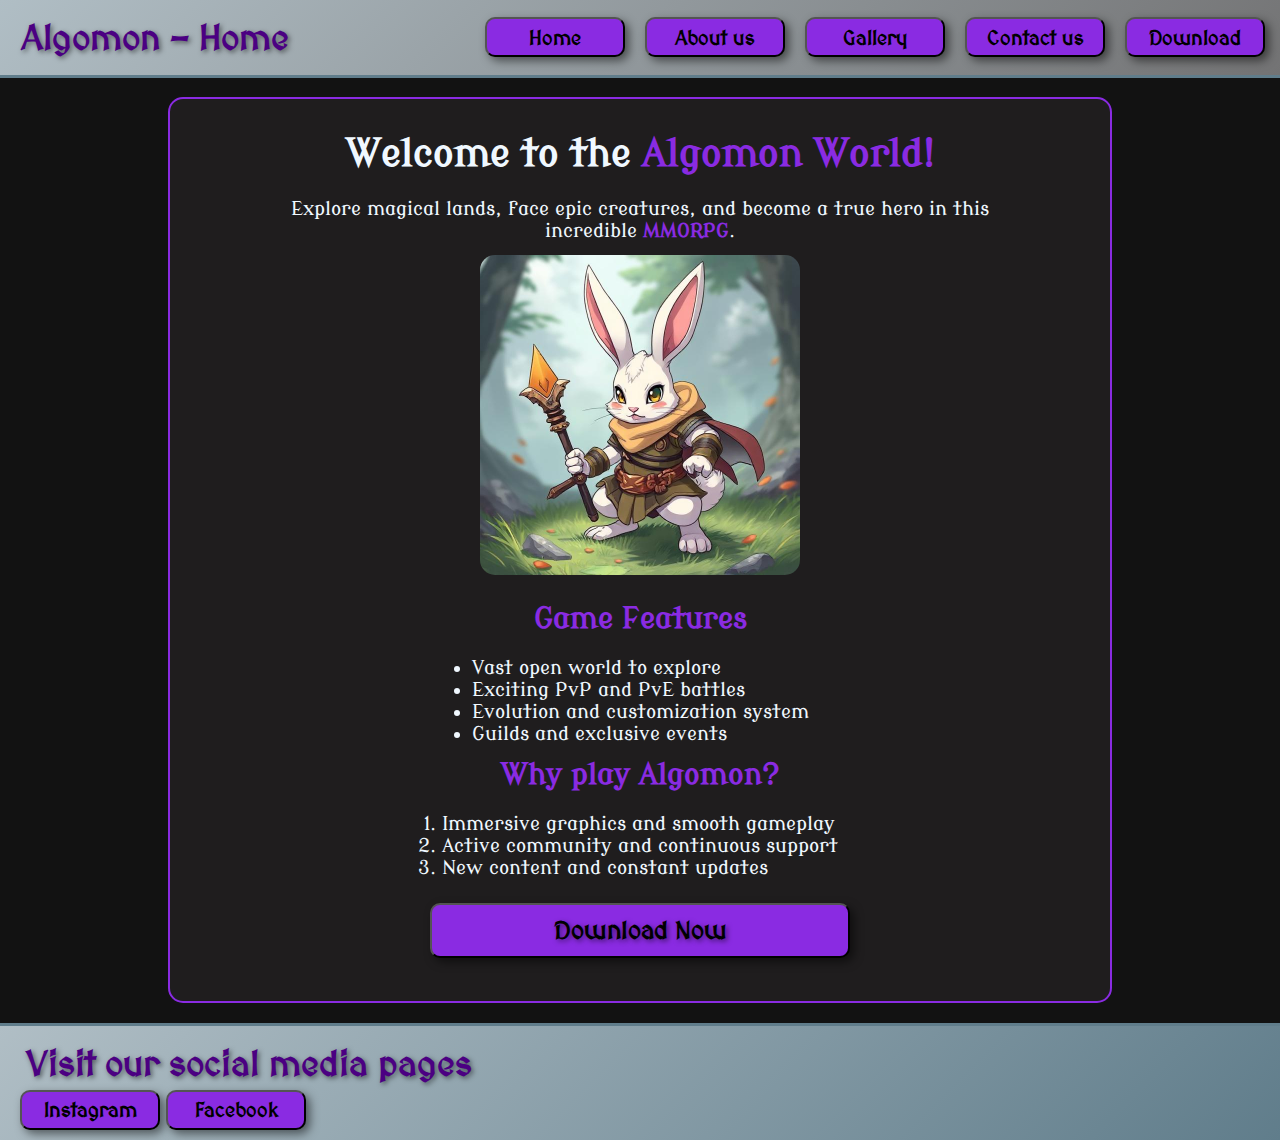
<file: index.html>
<!DOCTYPE html>
<html lang="en">
<head>
    <meta charset="UTF-8">
    <meta name="viewport" content="width=device-width, initial-scale=1.0">
    <!--tab title-->
    <title>Algomon</title>
    <link rel="stylesheet" href="style.css"> <!--CSS Link-->
</head>
<body>

    <header>
        <!-- The nav bar of the website that contains all the links to other pages-->
         <!--Title on the NavBar--> <!--href empty only to remove the title as a text-->
        <a href="" class="edge-text"><h4>Algomon - Home</h4></a>
        <nav class="navbar">
            
            <ul>
               <!--Link to home page-->
               <li><a href="index.html"><button class="main-button">Home</button></a></li>
               <!--Link to About Us page-->
               <li><a href="aboutus.html"><button class="main-button">About us</button></a></li>
               <!--Link to Gallery page-->
                <li><a href="pictures.html"><button class="main-button">Gallery</button></a></li>
                <!--Link to Contact Us page-->
                <li><a href="contact.html"><button class="main-button">Contact us</button></a></li>
                <!--Link to Downloads page-->
                <li><a href="downloads.html"><button class="main-button">Download</button></a></li>
            </ul>
        </nav>
    </header>

<main class="container">
    <div class="column"> <!--center column-->
    <!--Title of the website with "<strong>" to give emphazis to the name of the game-->
        <section class="container">
            <!--Page Title-->
            <h1>Welcome to the <strong class="strong-title">Algomon World!</strong></h1>

            <br> <!--Extra space-->

            <p class="textalign">Explore magical lands, face epic creatures, and become a true hero in this incredible <strong class="strong-title">MMORPG</strong>.</p>

            <section class="container">
                <!-- main rabbit picture-->
                <img src="rabbit1.jpg" alt="Strong Rabbit image" class="homeimage"> 
            </section>
        </section>
        <section class="container">
            <!--Title Second section-->
            <h2 class="strong-title">Game Features</h2>

            <br> <!--Extra space-->

            <!-- The ul tag to define an unorder list-->
            <ul>
                <!-- each li is an item in the list-->
                <li>Vast open world to explore</li>
                <li>Exciting PvP and PvE battles</li>
                <li>Evolution and customization system</li>
                <li>Guilds and exclusive events</li>
            </ul>

        </section>

        <section class="container">
            <!--Title 3rd Section-->
            <h2 class="strong-title">Why play Algomon?</h2>

            <br><!--Extra space-->

            <!-- ol to create a NUMERIC list-->
            <ol>
                <li>Immersive graphics and smooth gameplay</li>
                <li>Active community and continuous support</li>
                <li>New content and constant updates</li>
            </ol>
            </section>

            <section class="container">
                <!--Download Button + Javascript ID (It shows a confirmation top up)-->
                <button id="downloadButton" class="download-button">Download Now</button> 
            </section>
    </div>
</main>

    <!--footer contaning a bar with link to social media pages-->
    <footer>
        <!--Text on footer bar-->
        <h2 class="edge-text">Visit our social media pages</h2>
        <!--Link to Instagram page-->
        <a href="https://www.instagram.com"><button class="main-button">Instagram</button></a>
        <!--Link to Facebok page-->
        <a href="https://www.facebook.com"><button class="main-button">Facebook</button></a>
    </footer>

    <script src="script.js"></script> <!--Javascript link-->
</body>
</html>
</file>
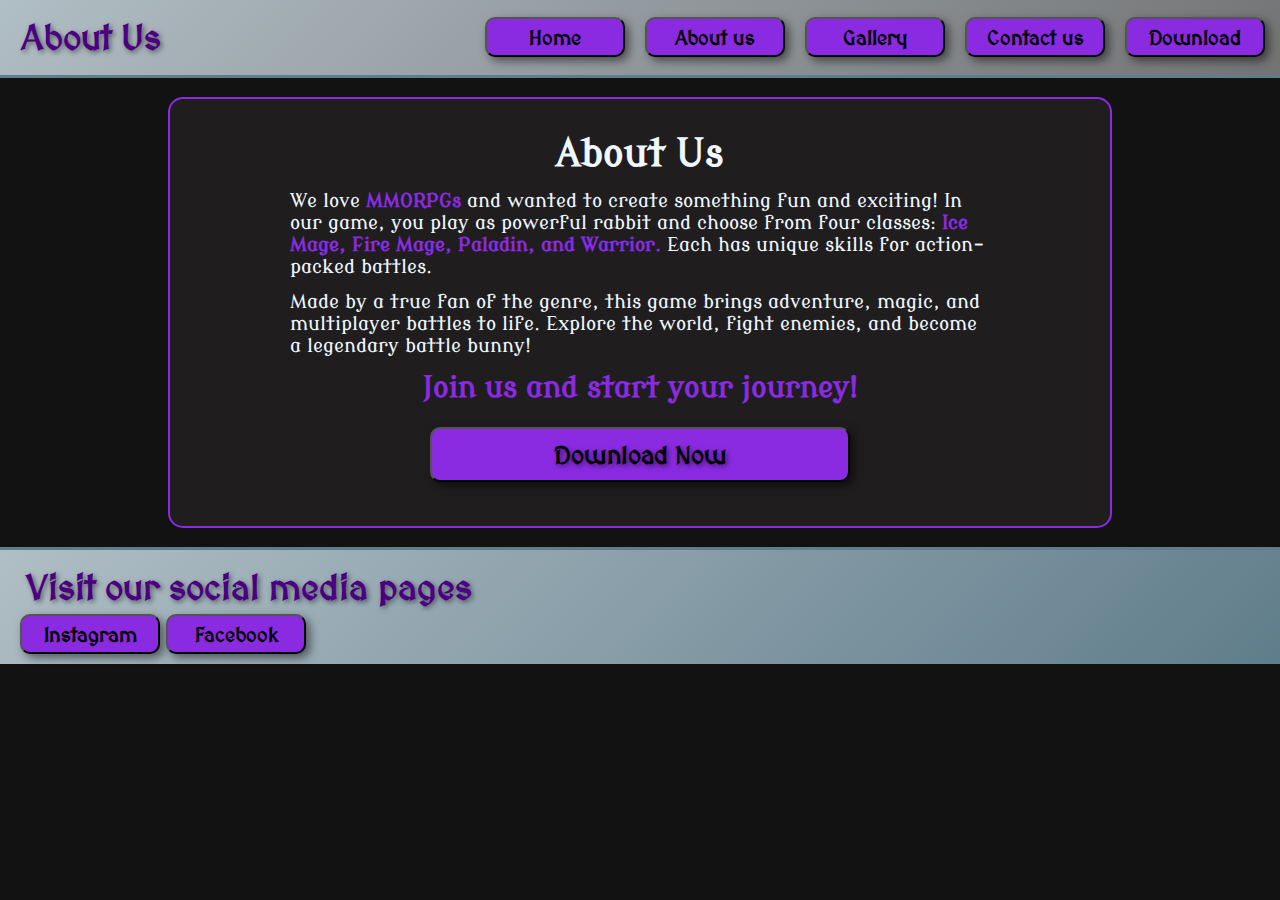
<file: aboutus.html>
<!DOCTYPE html>
<html lang="en">
<head>
    <meta charset="UTF-8">
    <meta name="viewport" content="width=device-width, initial-scale=1.0">
    <!--tab title-->
    <title>About us</title>
    <link rel="stylesheet" href="style.css"> <!--CSS LINK-->
</head>
<body>

    <header>
        <!--Title on the NavBar--> <!--href empty only to remove the title as a text-->
        <a href="" class="edge-text"><h4>About Us</h4></a>
        <!-- The nav bar of the website that contains all the links to other pages-->
        <nav class="navbar">
            <ul>
               <!--Link to home page-->
               <li><a href="index.html"><button class="main-button">Home</button></a></li>
               <!--Link to About Us page-->
               <li><a href="aboutus.html"><button class="main-button">About us</button></a></li>
               <!--Link to Gallery page-->
                <li><a href="pictures.html"><button class="main-button">Gallery</button></a></li>
                <!--Link to Contact Us page-->
                <li><a href="contact.html"><button class="main-button">Contact us</button></a></li>
                <!--Link to Downloads page-->
                <li><a href="downloads.html"><button class="main-button">Download</button></a></li>
            </ul>
        </nav>
    </header>

<main class="container">
    <div class="column">
    <section class="container">
        <!--Page title-->
    <h1>About Us</h1>
    </section>

    <section class="container">
        <!--Text section 1 with <strong> tags to get bold some parts of the text in order to attract attention-->
        <p class="text-container">We love <strong class="strong-title">MMORPGs</strong> and wanted to create something fun and exciting! In our game, you play as powerful rabbit and choose from four classes:<strong class="strong-title"> Ice Mage, Fire Mage, Paladin, and Warrior.</strong> Each has unique skills for action-packed battles.</p>
    </section>

    <section class="container">
        <!--Text section2-->
        <p class="text-container">Made by a true fan of the genre, this game brings adventure, magic, and multiplayer battles to life. Explore the world, fight enemies, and become a legendary battle bunny!</p>
    </section>

    <section class="container">
        <!--Eye catching phrase-->
        <h2 class="strong-title">Join us and start your journey!</h2>
    </section>

    <section class="container">
        <!--download button, brings the user to downloads page-->
        <a href="downloads.html">
            <button class="download-button">Download Now</button>
        </a>
    </section>
</div>
</main>
    <footer>
        <!--Text on footer bar-->
        <h2 class="edge-text">Visit our social media pages</h2>
        <!--Link to Instagram page-->
        <a href="https://www.instagram.com"><button class="main-button">Instagram</button></a>
        <!--Link to Facebok page-->
        <a href="https://www.facebook.com"><button class="main-button">Facebook</button></a>
    </footer>
</body>
</html>
</file>
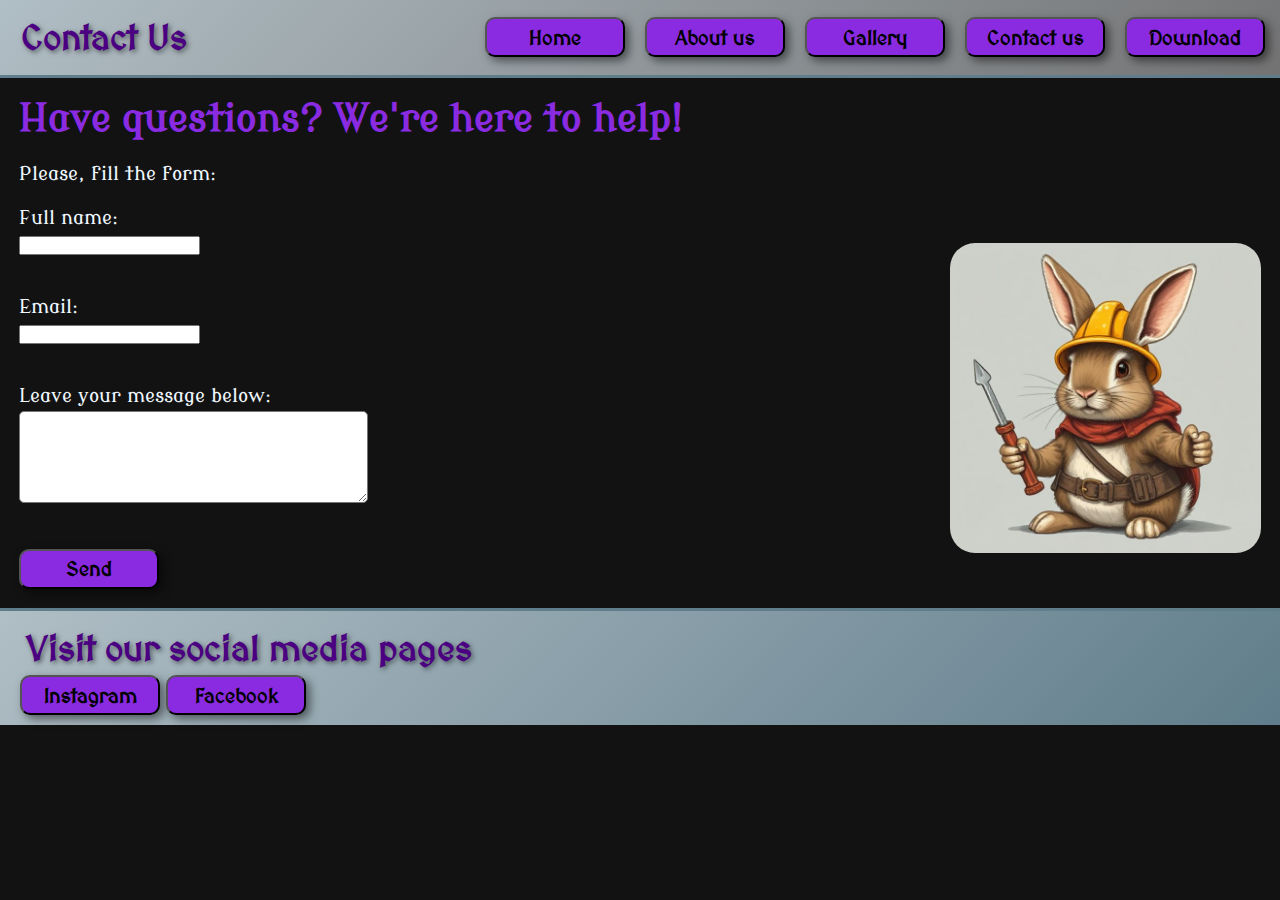
<file: contact.html>
<!DOCTYPE html>
<html lang="en">
<head>
    <meta charset="UTF-8">
    <meta name="viewport" content="width=device-width, initial-scale=1.0">
    <!--tab title-->
    <title>Contact us</title>
    <link rel="stylesheet" href="style.css"><!--CSS LINK-->
</head>
<body>
    <header>
        <!--Title on the NavBar--> <!--href empty only to remove the title as a text-->
        <a href="" class="edge-text"><h4>Contact Us</h4></a>
        <!-- The nav bar of the website that contains all the links to other pages-->
        <nav class="navbar">
            <ul>
               <!--Link to home page-->
               <li><a href="index.html"><button class="main-button">Home</button></a></li>
               <!--Link to About Us page-->
               <li><a href="aboutus.html"><button class="main-button">About us</button></a></li>
               <!--Link to Gallery page-->
                <li><a href="pictures.html"><button class="main-button">Gallery</button></a></li>
                <!--Link to Contact Us page-->
                <li><a href="contact.html"><button class="main-button">Contact us</button></a></li>
                <!--Link to Downloads page-->
                <li><a href="downloads.html"><button class="main-button">Download</button></a></li>
            </ul>
        </nav>
    </header>

<main class="container-contact"> <!--Class container created only for this page-->

<div>
    <!--Page Title-->
    <h1 class="strong-title">Have questions? We're here to help!</h1>

    <br> <!--Add 1 space between -->

    <p>Please, fill the form:</p>  
</div>

<br><!--Add 1 space between -->

<!--creates a form--> <!--Javascript ID-->
<div class="form-container">
<form id="contactForm"> 
    <fieldset class="group"> <!--to group form elements -->
        <div class="field">
            <!-- Asking for full name -->
            <label for="name">Full name:</label>
            <!-- Name input form field **REQUIRED** -->
            <input type="text" name="name" id="name" required> 
        </div>

    <br><!--Add 1 space between -->

        <div class="field">
            <!-- Asking for full name -->
            <label for="email">Email:</label>
            <!-- Email input form field **REQUIRED**-->
            <input type="email" name="email" id="email" required> 
        </div>
    </fieldset>

    <br> <!--Add 1 space between -->

    <!--Text box for message-->
    <div class="field">
        <!--Ask the user to leave a mesage below-->
        <label>Leave your message below:</label>
        <!--Text box input form for the message-->
        <textarea rows="6" style="width: 26em" id="message" name="message"></textarea> 
    </div>

    <br> <!--Add 1 space between -->

    <!-- Submit button -->
    <button type="submit" class="main-button">Send</button> 
</form>
<!--Rabbit Image for contact us page-->
<img src="rabbithelper.jpg" alt="Rabbit Helper ContactUs" class="contactusimage">
</div>
</main>
 <!--footer contaning a bar with link to social media pages-->
    <footer>
        <!--Text on footer bar-->
        <h2 class="edge-text">Visit our social media pages</h2>
        <!--Link to Instagram page-->
        <a href="https://www.instagram.com"><button class="main-button">Instagram</button></a>
        <!--Link to Facebok page-->
        <a href="https://www.facebook.com"><button class="main-button">Facebook</button></a>
    </footer>
    <script src="script.js"></script> <!--Javascript link-->
</body>
</html>
</file>
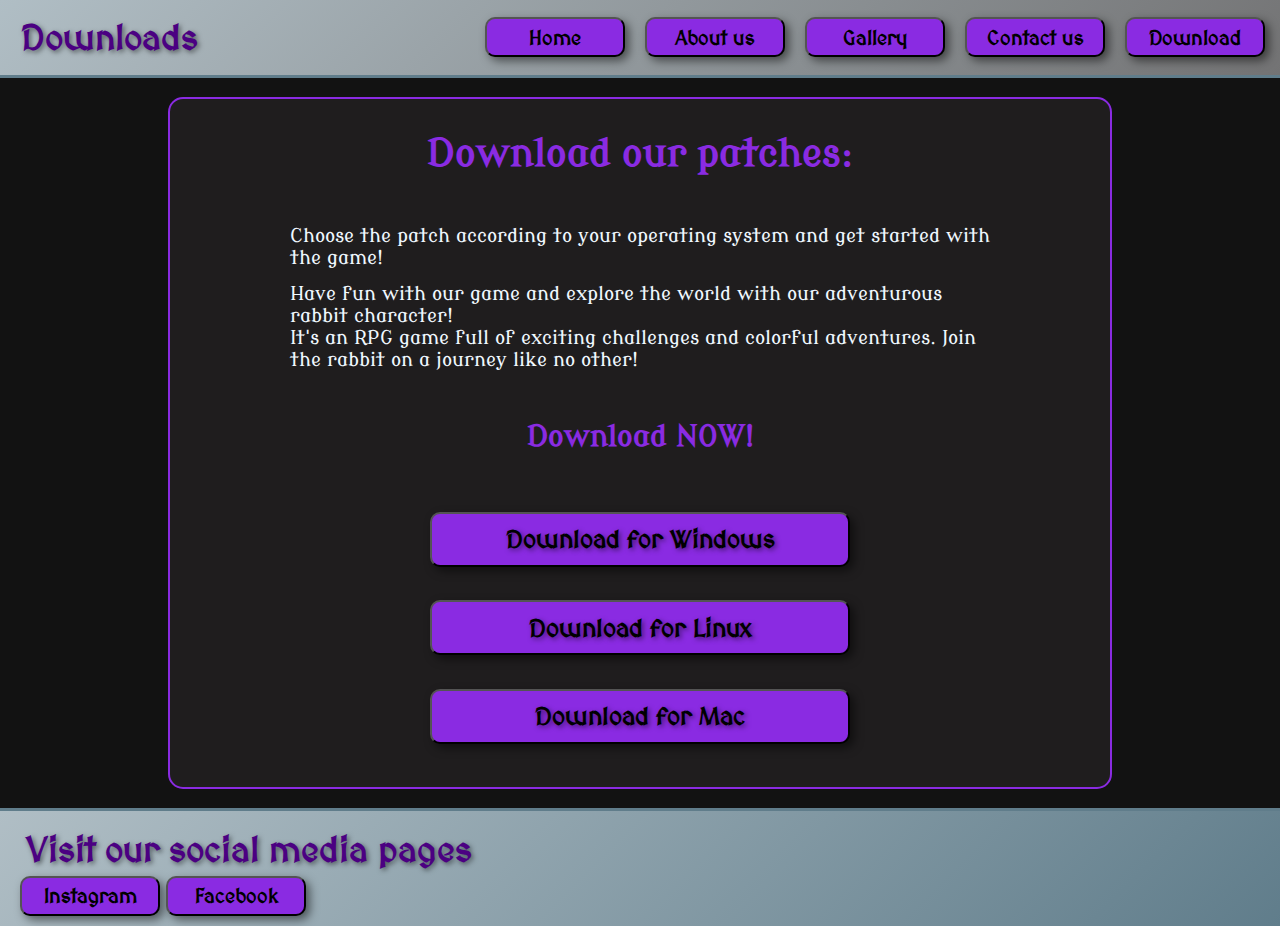
<file: downloads.html>
<!DOCTYPE html>
<html lang="en">
<head>
    <meta charset="UTF-8">
    <meta name="viewport" content="width=device-width, initial-scale=1.0">
    <!--tab title-->
    <title>Download</title>
    <link rel="stylesheet" href="style.css"> <!--CSS LINK-->
</head>
<body>

    <header>
        <!-- The nav bar of the website that contains all the links to other pages-->
         <!--Title on the NavBar--> <!--href empty only to remove the title as a text-->
        <a href="" class="edge-text"><h4>Downloads</h4></a>
        <nav class="navbar">
            <ul>
               <!--Link to home page-->
               <li><a href="index.html"><button class="main-button">Home</button></a></li>
               <!--Link to About Us page-->
               <li><a href="aboutus.html"><button class="main-button">About us</button></a></li>
               <!--Link to Gallery page-->
                <li><a href="pictures.html"><button class="main-button">Gallery</button></a></li>
                <!--Link to Contact Us page-->
                <li><a href="contact.html"><button class="main-button">Contact us</button></a></li>
                <!--Link to Downloads page-->
                <li><a href="downloads.html"><button class="main-button">Download</button></a></li>
            </ul>
        </nav>
    </header>

<main class="container">
<div class="column">
    <section class="container">
        <!--Page title-->
        <h1><strong class="strong-title">Download our patches:</strong></h1>
        </section>
    
        <br> <!--Extra space-->

        <!--Two sections for the text containers above download button-->
        <section class="container">
            <!--Class text-conteiner to give a maximum width to the text on the webpage-->
            <p class="text-container">Choose the patch according to your operating system and get started with the game!</p>
        </section>
    
        <section class="container">
            <!--Class text-conteiner to give a maximum width to the text on the webpage-->
            <p class="text-container">Have fun with our game and explore the world with our adventurous rabbit character!</p>
            <!--Class text-conteiner to give a maximum width to the text on the webpage-->
            <p class="text-container">It's an RPG game full of exciting challenges and colorful adventures. Join the rabbit on a journey like no other!</p>
        </section>
        </section>
    
        <br> <!--Extra space-->

        <!--Title for download with class strong in order to get bolder an colorful-->
        <section class="container">
            <h2 class="strong-title">Download NOW!</h2>
        </section>

        <br> <!--Extra space-->

    <!--Section to devide the items for the webpage-->
    <section class="container">
        <!--Add a file to download in the button-->
        <a href="/downloads/Windows.txt" download="Windows.txt"> 
            <!--Windows download button with Javascript ID (It shows a message when click on it)-->
            <button class="download-button" id="windowsDownload">Download for Windows</button> 
        </a>
    </section>

    <!--Section to devide the items for the webpage-->
    <section class="container">
        <!--Add a file to download in the button-->
        <a href="/downloads/Windows.txt" download="Linux.txt">
            <!--Linux download button with Javascript ID (It shows a message when click on it)-->
            <button class="download-button" id="linuxDownload">Download for Linux</button>
        </a>
    </section>

    <!--Section to devide the items for the webpage-->
    <section class="container"> 
        <!--Add a file to download in the button-->
        <a href="/downloads/Windows.txt" download="Mac.txt">
            <!--MAC download button with Javascript ID (It shows a message when click on it)-->
            <button class="download-button" id="macDownload">Download for Mac</button> 
        </a>
    </section>
</div>
</main>

<footer>
        <!--Text on footer bar-->
        <h2 class="edge-text">Visit our social media pages</h2>
        <!--Link to Instagram page-->
        <a href="https://www.instagram.com"><button class="main-button">Instagram</button></a>
        <!--Link to Facebok page-->
        <a href="https://www.facebook.com"><button class="main-button">Facebook</button></a>
</footer>
    
    <script src="script.js"></script> <!--Javascript link-->
</body>
</html>
</file>
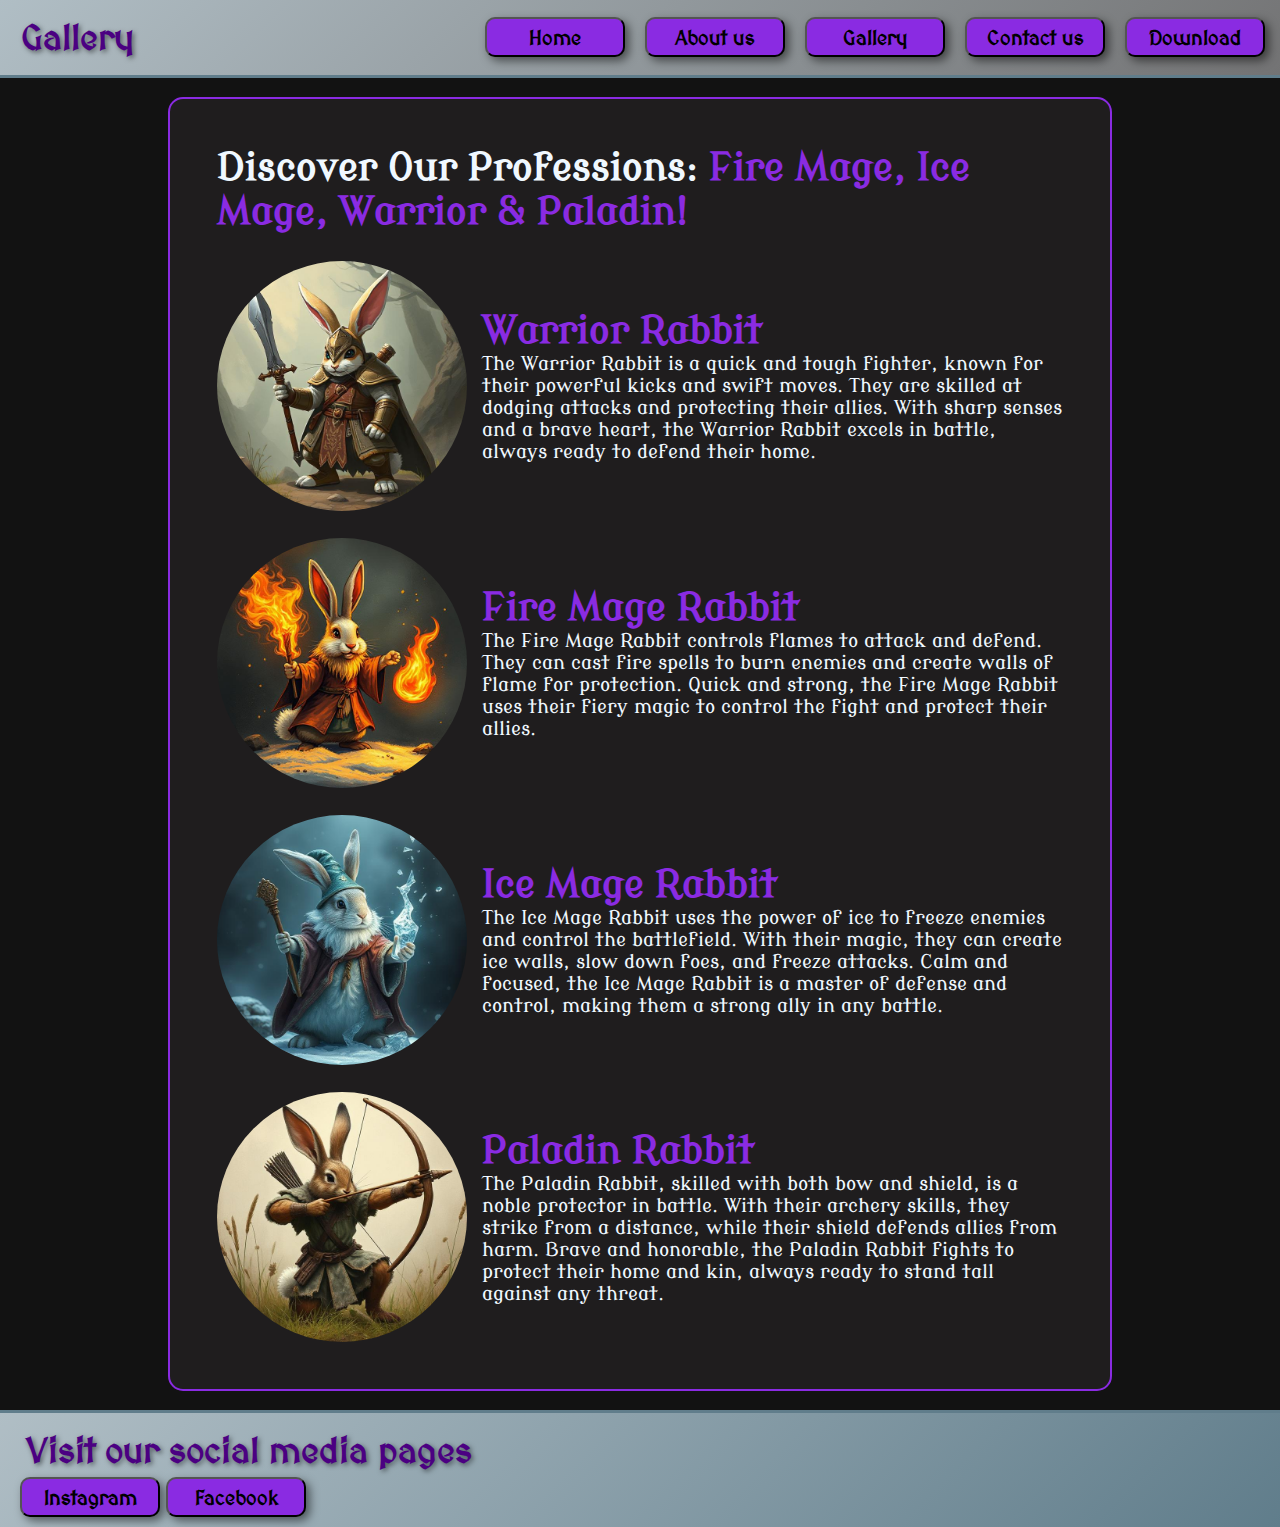
<file: pictures.html>
<!DOCTYPE html>
<html lang="en">
<head>
    <meta charset="UTF-8">
    <meta name="viewport" content="width=device-width, initial-scale=1.0">
    <!--tab title-->
    <title>Gallery</title>
    <link rel="stylesheet" href="style.css"> <!--CSS LINK-->
</head>
<body>

    <header>
        <!-- The nav bar of the website that contains all the links to other pages-->
         <!--Title on the NavBar--> <!--href empty only to remove the title as a text-->
        <a href="" class="edge-text"><h4>Gallery</h4></a>
        <nav class="navbar">
            <ul>
               <!--Link to home page-->
               <li><a href="index.html"><button class="main-button">Home</button></a></li>
               <!--Link to About Us page-->
               <li><a href="aboutus.html"><button class="main-button">About us</button></a></li>
               <!--Link to Gallery page-->
                <li><a href="pictures.html"><button class="main-button">Gallery</button></a></li>
                <!--Link to Contact Us page-->
                <li><a href="contact.html"><button class="main-button">Contact us</button></a></li>
                <!--Link to Downloads page-->
                <li><a href="downloads.html"><button class="main-button">Download</button></a></li>
            </ul>
        </nav>
    </header>

<main class="container">
<div class="column">
    <!--Page title-->
    <section class="container-gallery">
        <h1>Discover Our Professions: <strong class="strong-title">Fire Mage, Ice Mage, Warrior & Paladin!</strong></h1>
    </section>

    <!--Warrior Image + Description-->
    <section class="container-gallery">
        <!--Class .image to create an effect when the mouse is over the image-->
        <img src="warrior.jpg" alt="Warrior Rabbit" class="image">
        <div class="text-container">
            <!--Title for the Decription-->
            <h1 class="strong-title">Warrior Rabbit</h1>
            <!--Warrior Description-->
            <p>The Warrior Rabbit is a quick and tough fighter, known for their powerful kicks and swift moves. They are skilled at dodging attacks and protecting their allies. With sharp senses and a brave heart, the Warrior Rabbit excels in battle, always ready to defend their home.</p>
        </div>
    </section>

    <!--Mage Fire Image + Description-->
    <section class="container-gallery">
        <!--Class .image to create an effect when the mouse is over the image-->
        <img src="mage-fire.jpg" alt="Rabbit Mage Fire" class="image"> 

        <div class="text-container">
            <!--Title for the Decription-->
            <h1 class="strong-title">Fire Mage Rabbit</h1>
            <!--Description-->
            <p>The Fire Mage Rabbit controls flames to attack and defend. They can cast fire spells to burn enemies and create walls of flame for protection. Quick and strong, the Fire Mage Rabbit uses their fiery magic to control the fight and protect their allies.</p>
        </div>

    </section>

    <!--Mage Ice Image + Description-->
    <section class="container-gallery">
        <!--Class .image to create an effect when the mouse is over the image-->
        <img src="ice-mage.jpg" alt="Rabbit Mage Ice" class="image">

        <div class="text-container">
            <!--Title for the Decription-->
            <h1 class="strong-title">Ice Mage Rabbit</h1>
            <!--Description-->
            <p>The Ice Mage Rabbit uses the power of ice to freeze enemies and control the battlefield. With their magic, they can create ice walls, slow down foes, and freeze attacks. Calm and focused, the Ice Mage Rabbit is a master of defense and control, making them a strong ally in any battle.</p>
        </div>
    </section>

    <!--Paladin Image + Description-->
    <section class="container-gallery">
        <!--Class .image to create an effect when the mouse is over the image-->
        <img src="paladin.jpg" alt="Rabbit Archer" class="image">

        <div class="text-container">
            <!--Title for the Decription-->
            <h1 class="strong-title">Paladin Rabbit</h1>
            <!--Description-->
            <p>The Paladin Rabbit, skilled with both bow and shield, is a noble protector in battle. With their archery skills, they strike from a distance, while their shield defends allies from harm. Brave and honorable, the Paladin Rabbit fights to protect their home and kin, always ready to stand tall against any threat.</p>
        </div>
    </section>
</div>
</main>
 <!--footer contaning a bar with link to social media pages-->
    <footer>
        <!--Text on footer bar-->
        <h2 class="edge-text">Visit our social media pages</h2>
        <!--Link to Instagram page-->
        <a href="https://www.instagram.com"><button class="main-button">Instagram</button></a>
        <!--Link to Facebok page-->
        <a href="https://www.facebook.com"><button class="main-button">Facebook</button></a>
    </footer>
</body>
</html>
</file>
<file: style.css>
@import url('https://fonts.googleapis.com/css2?family=Macondo&family=MedievalSharp&family=Modern+Antiqua&display=swap');
/* Import fonts above */

/* ********DEFAULT TO ALL PAGES******** */

* { /* default margin and padding */
    margin: 0;
    padding: 0;
}

/*header style and navbar */
header {
    justify-content: space-between; /* position elements at the ends (left and right) */
    align-items: center; /* content in the center */
    padding: 10px 15px; /* add padding inside the header */
    background: linear-gradient(135deg, #B0BEC5, #737374); /* header gradient background color */
    display: flex;
    border-bottom: 3px solid #607D8B; /* creates a tiny line at the bottom of the header */
    width: auto;
}

/*navbar style*/
.navbar {
    display: flex;
    justify-content:right; /* right navbar items */
    align-items: right; /*right navbar items */
    width: 100%; /* ensures navbar takes full width */
}
.navbar ul {
    display: flex;
    gap: 20px; /* adds space between navbar buttons */
    list-style-type: none; /* removes default bullet points */
    padding: 0;
    margin: 0;
}

/*items distance*/
.container {
    margin:1.5%; /* margin between sections */
    align-items:center; /* sections align to center */
    display: flex;
    justify-content: space-between; /* space between items */
    flex-direction: column; /* stack items vertically */
} 

/* NAV bar buttons + Footer Buttons */
.main-button {
    width: 140px; /* button width */
    height: 40px; /* button height */
    background-color: blueviolet; /* button background color */
    color: black; /* button text color */
    font-family: "MedievalSharp", cursive; /* font style */
    font-size: 20px;
    font-weight: bolder; 
    cursor: pointer; /* changes cursor to pointer*/
    transition: transform 300ms ease-in-out; /* smooth transition */
    border-radius: 10px; /* rounded corners */
    box-shadow: 4px 4px 10px rgba(0, 0, 0, 0.5); /* shadow effect behind the button */
}

/* Text on the NAV BAR + FOOTER */
.edge-text{
    color: #4B0082; /* text color */
    margin: 0.5%; /* margin around text */
    font-size: 35px;
    font-family: "MedievalSharp", cursive; /* font style */
    white-space: nowrap; /* ensures text stays in one line */
    text-shadow: 2px 2px 5px rgba(0, 0, 0, 0.5); /* shadow behind the text */
    text-decoration: none; /* removes the underline from link */
}

/* **** Default font, fontsize, font color, background color to ALL PAGES **** */
body {
    height: auto; /* define the height of the entire page */
    box-sizing: border-box; /* makes sure elements stay within their container */
    background-color: #121212; /* default dark background color for all pages */
    font-family: "Modern Antiqua", serif; /* default font style */
    font-size: 120%; /* font size for body text */
    color: aliceblue; /* text color */
}

/* It makes some words in bold and blue using the "strong-title" class*/
.strong-title {
    color: blueviolet; /* changes color of bold text */
}

/* It makes a column in the center of the pages */
.column {
    width: 80%; /* width coloumn */
    max-width: 900px; /* max limit */
    background-color: rgb(31, 29, 30); /* color */
    margin: 0 auto; /* it centers horizontally*/
    padding: 20px;
    border-radius: 15px;
    border: 2px solid blueviolet;
}

/* ********************** */




/* ****Home Page**** */

/* Title style */
header h1 {
    margin: 0; /* removes default margin from title */ 
}

.homeimage {
    width: 50%;   /* image size on the home page */
    height: auto;
    border-radius: 15px; /* rounded corners for the image */
    transition: transform 200ms ease-in; /* smooth transition effect */
}

.homeimage:hover {
    transform: scale(1.05); /*enlarges the image */
}

.textalign {
    text-align: center; /* the text is going to be in the center of the webpage */
    max-width: 700px; /* adjusts the width of the text container */
}
/* ********************** */




/* ****Gallery Page**** */

/*images flexbox container*/
.container-gallery {
    margin: 3%;
    align-items:center; /* center images vertically */
    display: flex;
    gap: 15px; /* adds space between images */
}

.text-container {
    max-width: 700px; /* adjusts the width of the text container */
}

.image {
    width: 250px; /* image width */
    height: 250px; /* image height */
    border-radius: 50%; /* makes the image circular */
    object-fit: cover; /* ensures image covers the container without distorting */
    transition: transform 200ms ease-in-out; /* smooth transition effect */
}

/*image effect*/
.image:hover {
    transform: scale(1.1); /*enlarges the image */
}

/* ********************** */





/* **** DOWNLOAD BUTTON ONLY **** */

.download-button {
    width: 420px; /* button width */
    height: 55px; /* button height */
    border-radius: 10px; /* rounded corners */
    background-color: blueviolet; /* button background color */
    color: black; /* button text color */
    font-family: "MedievalSharp", cursive; /* font style */
    font-weight: bold;
    font-size: 25px;
    cursor: pointer; /* changes cursor to pointer */
    transition: transform 200ms ease-in-out; /* smooth transition */
    margin-top: 10px;
    margin-bottom: 10px;
    text-shadow: 2px 2px 5px rgba(0, 0, 0, 0.5); /* text shadow for effect */
    box-shadow: 4px 4px 10px rgba(0, 0, 0, 0.5); /* shadow effect behind the button */
}

/* button hover effect */
button:hover {
    transform: scale(1.05); /* it scales the button*/
}
/* ********************** */





/* **** FOOTER SECTION (DEFAULT TO ALL PAGES) **** */
footer {
    justify-content: space-between; /* positions elements at the ends (left and right) */
    align-items: center; /* centers content vertically */
    padding: 10px 20px; /* padding inside footer */
    background: linear-gradient(135deg, #B0BEC5, #607D8B); /* footer background gradient */
    color: white; /* text color */
    bottom: 0; /* positions footer at the very bottom of the page */
    border-top: 3px solid #607D8B; /* creates a small line at the top of the footer */
}
/* ********************** */





/* *****Contact Us Page***** */

/* Removes the default fieldset border */
fieldset {
    border: 0;
}

/* Styles the textarea (message box) */
textarea {
    border-radius: 5px; /* rounded corners for textarea */
}

/* Adds spacing between form fields */
.field {
    margin-bottom: 1em; /* adds space below each form field */
}

.field label {
    margin-bottom: 0.2em; /* small gap between label and input field */
    display:block; /* forces label to be on a new line */
}

.form-container {
    display: flex; /* Uses Flexbox to align elements in a row */
    align-items: center; /* Aligns the form and image vertically */
    justify-content: space-between; /* Distributes space between items */
    gap: 10px; /* Adds spacing between the form and the image */
}

.contactusimage {
    width: 25%;
   height: auto;
   border-radius: 25px;
}

   .container-contact {
    margin:1.5%; /* margin between sections */
    align-items:normal; /* sections align normal */
    display: flex;
    justify-content: space-between; /* space between items */
    flex-direction: column; /* stack items vertically */
} 

/* ********************** */
</file>
